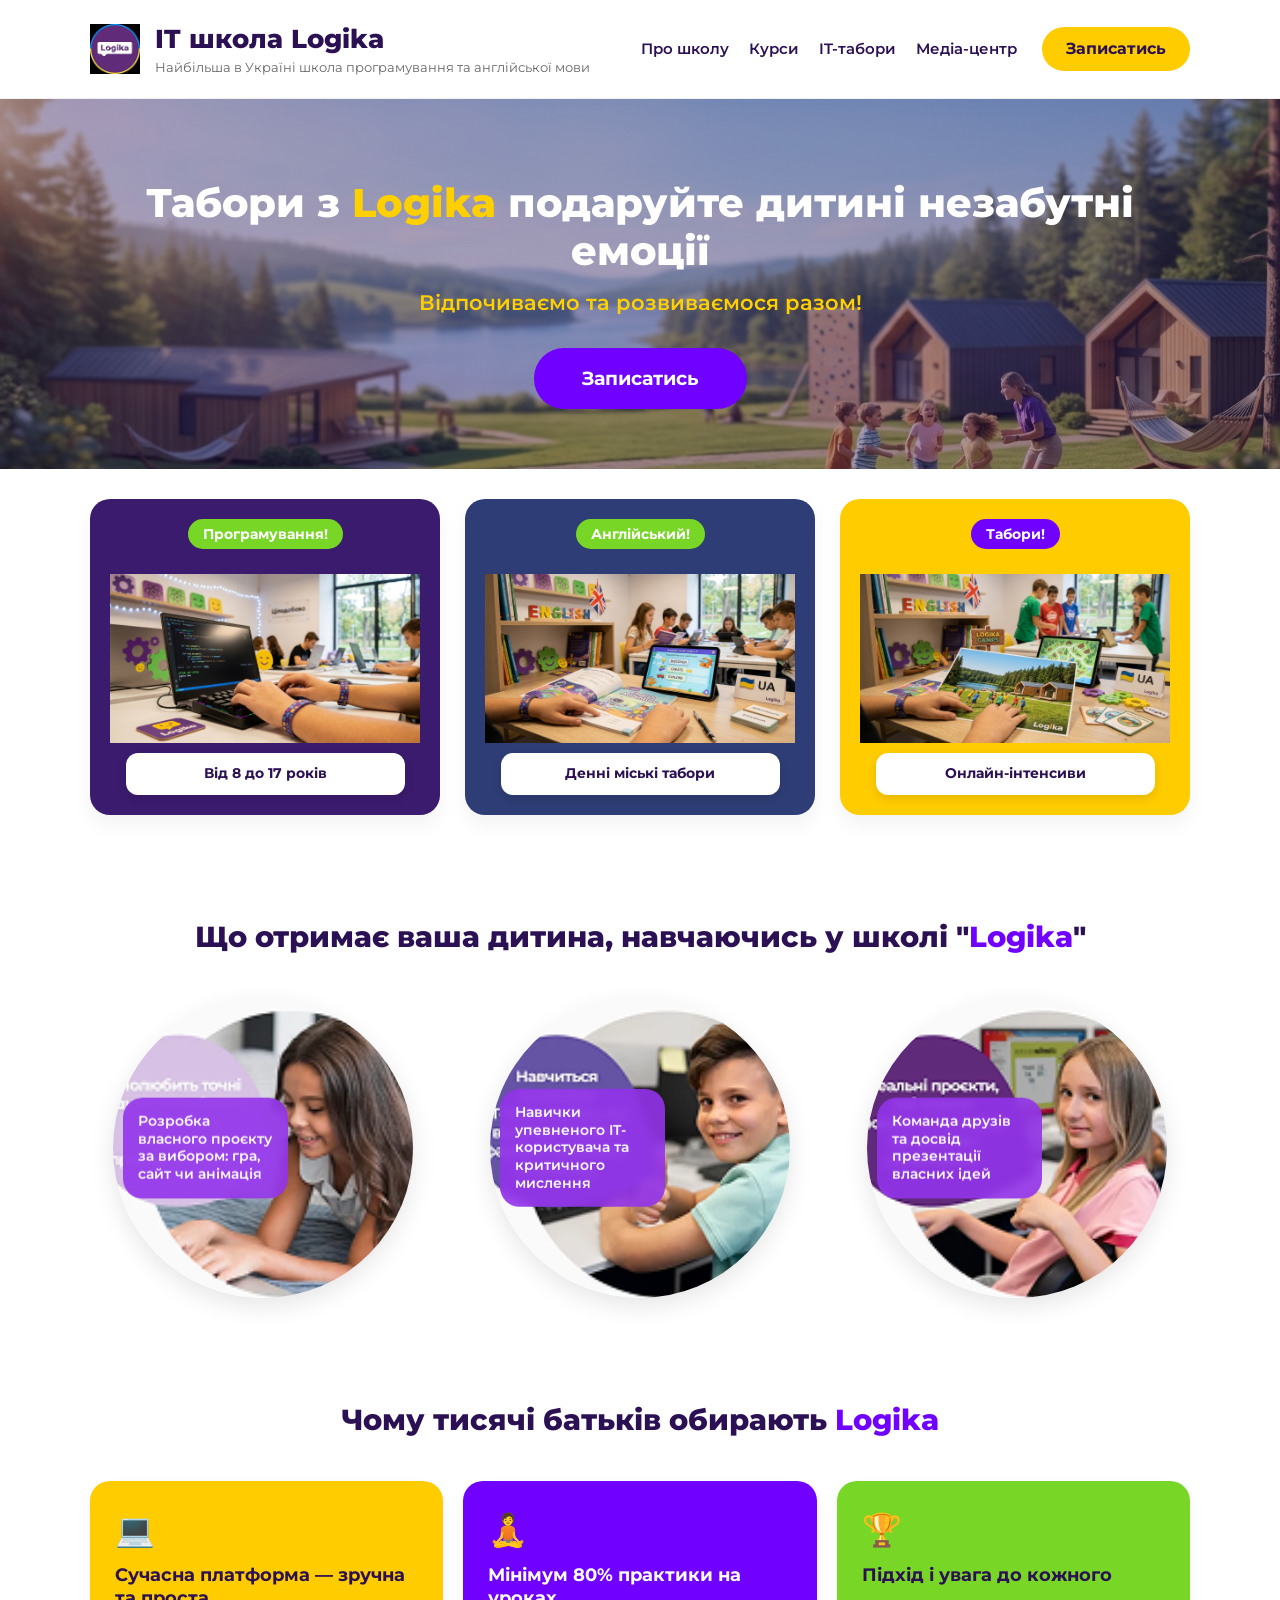
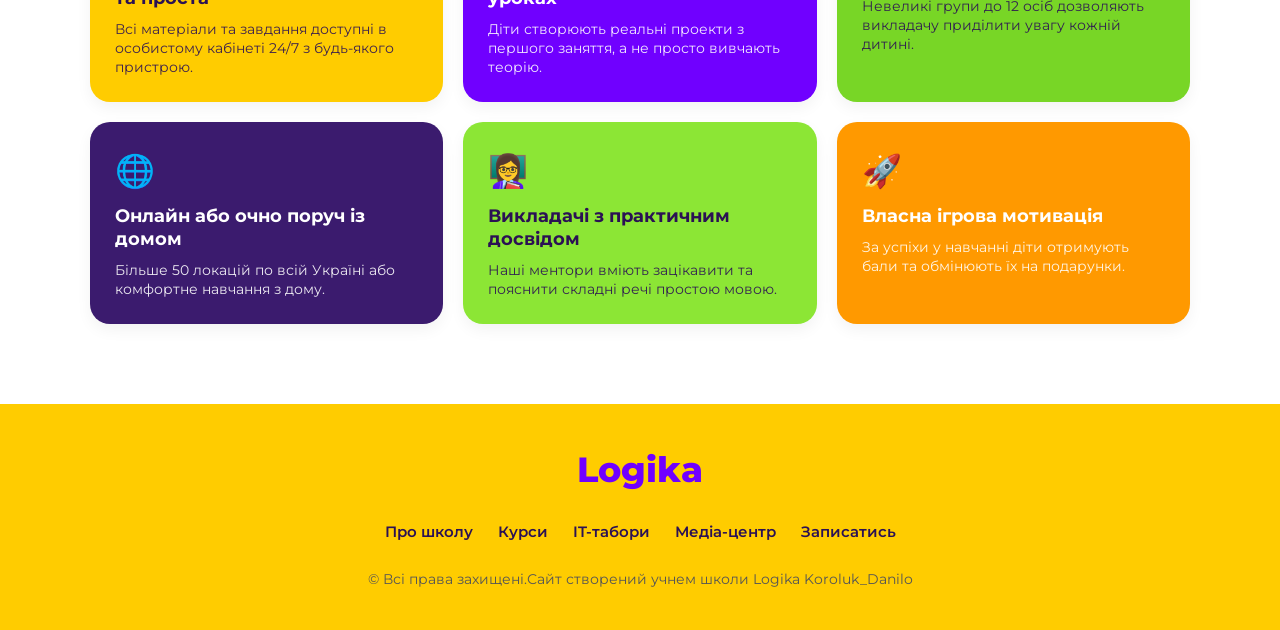
<file: index.html>
<!DOCTYPE html>
<html lang="uk">
<head>
  <meta charset="UTF-8" />
  <meta name="viewport" content="width=device-width, initial-scale=1.0" />
  <title>IT школа Logika</title>
  <link rel="stylesheet" href="style.css" />
  <!-- Google Fonts: Montserrat -->
  <link rel="preconnect" href="https://fonts.googleapis.com">
  <link rel="preconnect" href="https://fonts.gstatic.com" crossorigin>
  <link href="https://fonts.googleapis.com/css2?family=Montserrat:wght@400;600;700;800&display=swap" rel="stylesheet">
</head>
<body>

  <!-- HEADER -->
  <header class="header">
    <div class="container header__container">
      <div class="header__brand">
        <div class="header__logo">
            <img src="images (4) 1.png" class="logo-icon">
          <!-- <svg viewBox="0 0 100 100" class="logo-icon">
            <rect width="100" height="100" rx="20" fill="#2b1154" />
            <circle cx="50" cy="45" r="28" fill="#7000ff" />
            <path d="M35 55 Q 50 65 65 55" stroke="#00d2ff" stroke-width="4" fill="none" stroke-linecap="round" />
            <path d="M 40 40 Q 50 25 60 40" stroke="#ffd000" stroke-width="4" fill="none" stroke-linecap="round" />
          </svg> -->
        </div>
        <div class="header__title-group">
          <h1 class="header__title">IT школа Logika</h1>
          <p class="header__subtitle">Найбільша в Україні школа програмування та англійської мови</p>
        </div>
      </div>

      <nav class="nav">
        <ul class="nav__list">
          <li><a href="about.html" class="nav__link">Про школу</a></li>
          <li><a href="courses.html" class="nav__link">Курси</a></li>
          <li><a href="#camps" class="nav__link">IT-табори</a></li>
          <li><a href="#media" class="nav__link">Медіа-центр</a></li>
        </ul>
        <a href="#apply" class="btn btn--yellow">Записатись</a>
      </nav>
    </div>
  </header>

  <main>
    <!-- HERO SECTION -->
    <section class="hero">
      <div class="container hero__container">
        <h2 class="hero__title">
          Табори з <span class="brand-text">Logika</span> подаруйте дитині незабутні емоції
        </h2>
        <p class="hero__subtitle">Відпочиваємо та розвиваємося разом!</p>
        <a href="#apply" class="btn btn--purple btn--large">Записатись</a>
      </div>
    </section>

    <!-- CAMPS CARDS SECTION -->
    <section id="camps" class="camps">
      <div class="container camps__grid">
        <!-- Card 1 -->
        <div class="camp-card camp-card--purple">
          <div class="camp-card__badge">Програмування!</div>
          <div class="camp-card__icon">
            <img src="Gemini_Generated_Image_fcuaxffcuaxffcua.jpg">
            <!-- <svg viewBox="0 0 100 100" width="80" height="80">
              <circle cx="50" cy="50" r="40" fill="#a259ff" />
              <path d="M30 65 L50 30 L70 65 Z" fill="#ffd000" />
              <rect x="42" y="45" width="16" height="20" fill="#ffffff" />
            </svg> -->
          </div>
          <div class="camp-card__footer">
            <span>Від 8 до 17 років</span>
          </div>
        </div>

        <!-- Card 2 -->
        <div class="camp-card camp-card--blue">
          <div class="camp-card__badge">Англійський!</div>
          <div class="camp-card__icon">
            <img src="Gemini_Generated_Image_bu0bc1bu0bc1bu0b.jpg">
            <!-- <svg viewBox="0 0 100 100" width="80" height="80">
              <circle cx="50" cy="50" r="40" fill="#3b5998" />
              <path d="M35 35 H65 V65 H35 Z" fill="#7000ff" />
              <circle cx="50" cy="40" r="8" fill="#ffd000" />
            </svg> -->
          </div>
          <div class="camp-card__footer">
            <span>Денні міські табори</span>
          </div>
        </div>

        <!-- Card 3 -->
        <div class="camp-card camp-card--yellow">
          <div class="camp-card__badge">Табори!</div>
          <div class="camp-card__icon">
            <img src="Gemini_Generated_Image_avw1ubavw1ubavw1.jpg">
            <!-- <svg viewBox="0 0 100 100" width="80" height="80">
              <circle cx="50" cy="50" r="40" fill="#ffd000" />
              <path d="M30 40 L50 70 L70 40 Z" fill="#7000ff" />
            </svg> -->
          </div>
          <div class="camp-card__footer">
            <span>Онлайн-інтенсиви</span>
          </div>
        </div>
      </div>
    </section>

    <!-- BENEFITS / WHAT CHILD GETS SECTION -->
    <section class="benefits">
      <div class="container">
        <h2 class="section-title">
          Що отримає ваша дитина, навчаючись у школі "<span class="brand-text">Logika</span>"
        </h2>

        <div class="benefits__grid">
          <!-- Item 1 -->
          <div class="benefit-item">
            <div class="benefit-item__image-wrapper">
              <img src="image 4.png" alt="Дитина за комп'ютером" />
              <div class="benefit-item__badge">
                Розробка власного проєкту за вибором: гра, сайт чи анімація
              </div>
            </div>
          </div>

          <!-- Item 2 -->
          <div class="benefit-item">
            <div class="benefit-item__image-wrapper">
              <img src="image 5.png" alt="Заняття в групі" />
              <div class="benefit-item__badge">
                Навички упевненого IT-користувача та критичного мислення
              </div>
            </div>
          </div>

          <!-- Item 3 -->
          <div class="benefit-item">
            <div class="benefit-item__image-wrapper">
              <img src="image 6.png" alt="Захист проекту" />
              <div class="benefit-item__badge">
                Команда друзів та досвід презентації власних ідей
              </div>
            </div>
          </div>
        </div>
      </div>
    </section>

    <!-- WHY CHOOSE SECTION -->
    <section class="why-us">
      <div class="container">
        <h2 class="section-title">
          Чому тисячі батьків обирають <span class="brand-text">Logika</span>
        </h2>

        <div class="why-us__grid">
          <!-- Box 1 -->
          <div class="why-card why-card--yellow">
            <div class="why-card__icon">💻</div>
            <h3 class="why-card__title">Сучасна платформа — зручна та проста</h3>
            <p class="why-card__text">Всі матеріали та завдання доступні в особистому кабінеті 24/7 з будь-якого пристрою.</p>
          </div>

          <!-- Box 2 -->
          <div class="why-card why-card--purple">
            <div class="why-card__icon">🧘</div>
            <h3 class="why-card__title">Мінімум 80% практики на уроках</h3>
            <p class="why-card__text">Діти створюють реальні проекти з першого заняття, а не просто вивчають теорію.</p>
          </div>

          <!-- Box 3 -->
          <div class="why-card why-card--green">
            <div class="why-card__icon">🏆</div>
            <h3 class="why-card__title">Підхід і увага до кожного</h3>
            <p class="why-card__text">Невеликі групи до 12 осіб дозволяють викладачу приділити увагу кожній дитині.</p>
          </div>

          <!-- Box 4 -->
          <div class="why-card why-card--dark-purple">
            <div class="why-card__icon">🌐</div>
            <h3 class="why-card__title">Онлайн або очно поруч із домом</h3>
            <p class="why-card__text">Більше 50 локацій по всій Україні або комфортне навчання з дому.</p>
          </div>

          <!-- Box 5 -->
          <div class="why-card why-card--light-green">
            <div class="why-card__icon">👩‍🏫</div>
            <h3 class="why-card__title">Викладачі з практичним досвідом</h3>
            <p class="why-card__text">Наші ментори вміють зацікавити та пояснити складні речі простою мовою.</p>
          </div>

          <!-- Box 6 -->
          <div class="why-card why-card--amber">
            <div class="why-card__icon">🚀</div>
            <h3 class="why-card__title">Власна ігрова мотивація</h3>
            <p class="why-card__text">За успіхи у навчанні діти отримують бали та обмінюють їх на подарунки.</p>
          </div>
        </div>
      </div>
    </section>
  </main>

  <!-- FOOTER -->
  <footer class="footer">
    <div class="container footer__container">
      <div class="footer__logo">Logika</div>

      <nav class="footer__nav">
        <a href="#about">Про школу</a>
        <a href="#courses">Курси</a>
        <a href="#camps">IT-табори</a>
        <a href="#media">Медіа-центр</a>
        <a href="#apply">Записатись</a>
      </nav>

      <p class="footer__copyright">© Всі права захищені.Сайт створений учнем школи Logika Koroluk_Danilo</p>
    </div>
  </footer>

</body>
</html>
</file>
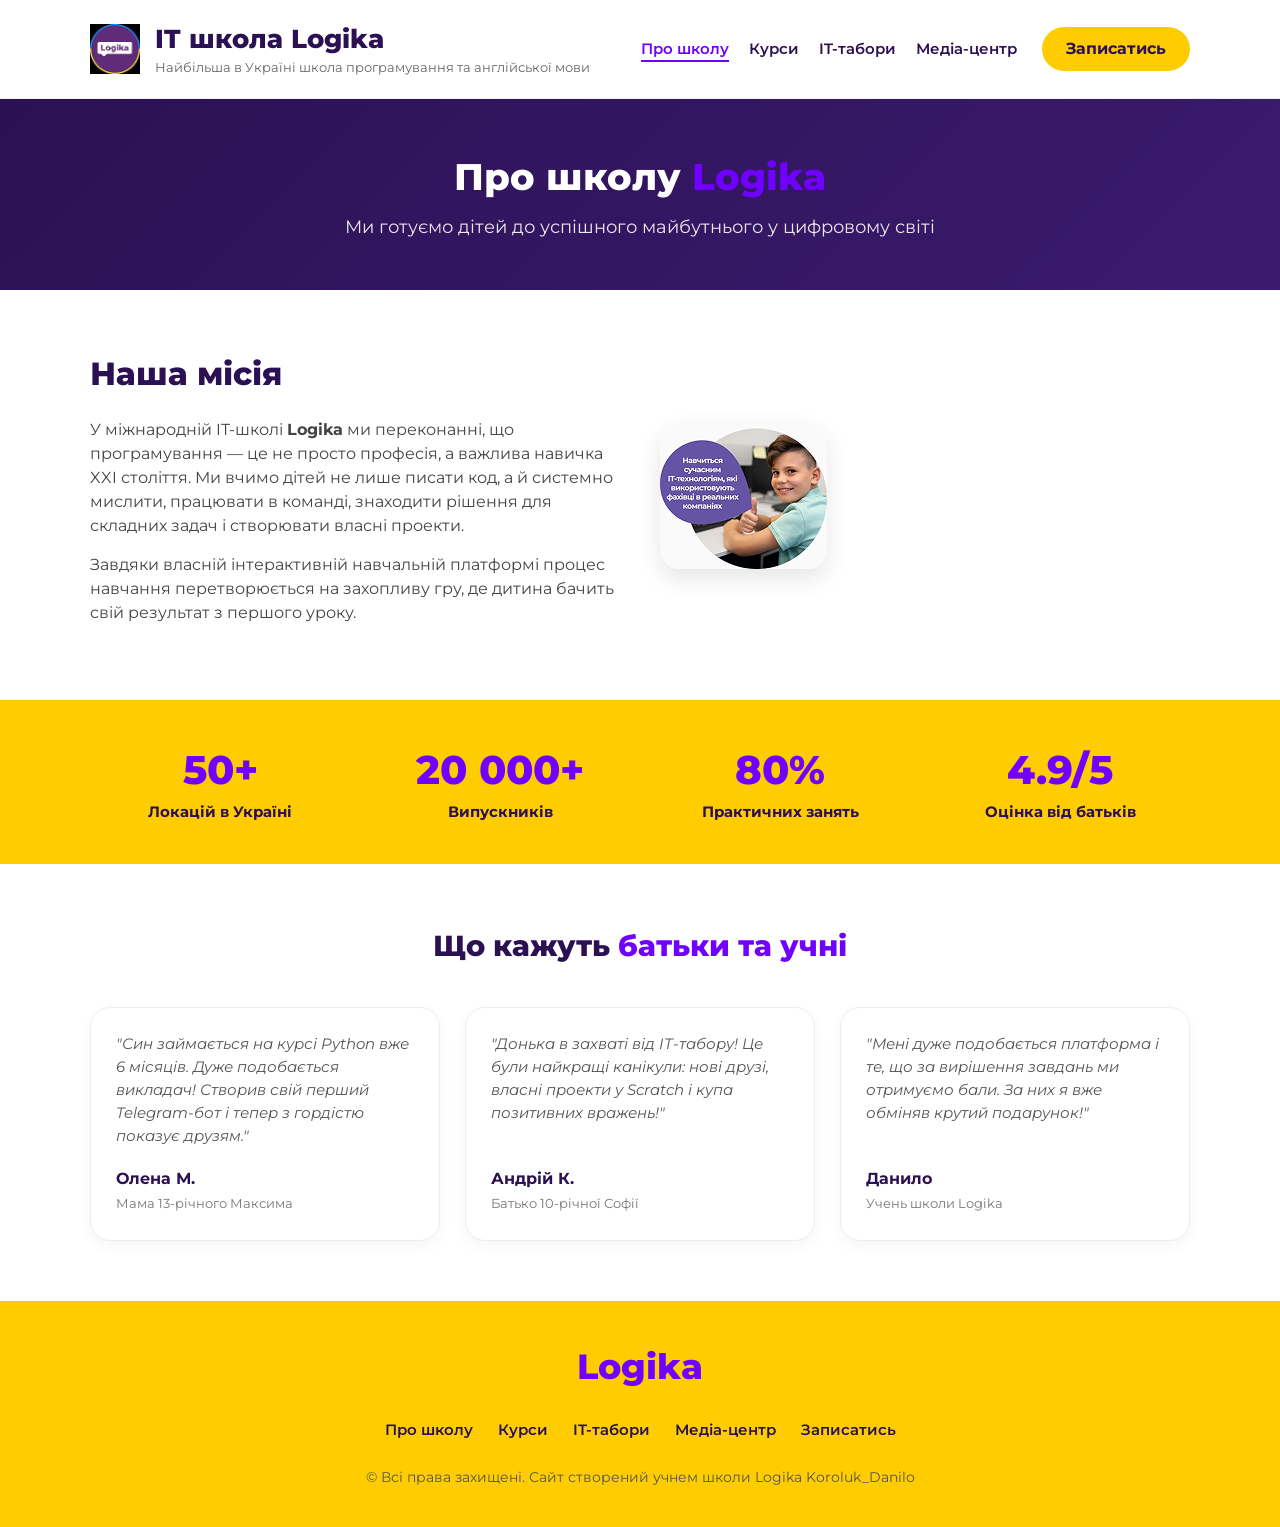
<file: about.html>
<!DOCTYPE html>
<html lang="uk">
<head>
  <meta charset="UTF-8" />
  <meta name="viewport" content="width=device-width, initial-scale=1.0" />
  <title>Про школу — IT школа Logika</title>
  <link rel="stylesheet" href="style.css" />
  <link rel="preconnect" href="https://fonts.googleapis.com">
  <link rel="preconnect" href="https://fonts.gstatic.com" crossorigin>
  <link href="https://fonts.googleapis.com/css2?family=Montserrat:wght@400;600;700;800&display=swap" rel="stylesheet">
</head>
<body>

  <!-- HEADER -->
  <header class="header">
    <div class="container header__container">
      <div class="header__brand">
        <a href="index.html" class="header__logo">
          <img src="images (4) 1.png" alt="Logika Logo" class="logo-icon">
        </a>
        <div class="header__title-group">
          <h1 class="header__title">IT школа Logika</h1>
          <p class="header__subtitle">Найбільша в Україні школа програмування та англійської мови</p>
        </div>
      </div>

      <nav class="nav">
        <ul class="nav__list">
          <li><a href="about.html" class="nav__link nav__link--active">Про школу</a></li>
          <li><a href="courses.html" class="nav__link">Курси</a></li>
          <li><a href="index.html#camps" class="nav__link">IT-табори</a></li>
          <li><a href="index.html#media" class="nav__link">Медіа-центр</a></li>
        </ul>
        <a href="#apply" class="btn btn--yellow">Записатись</a>
      </nav>
    </div>
  </header>

  <main>
    <!-- PAGE HERO -->
    <section class="page-hero">
      <div class="container">
        <h1 class="page-hero__title">Про школу <span class="brand-text">Logika</span></h1>
        <p class="page-hero__subtitle">Ми готуємо дітей до успішного майбутнього у цифровому світі</p>
      </div>
    </section>

    <!-- MISSION SECTION -->
    <section class="about-info">
      <div class="container">
        <div class="about-info__grid">
          <div class="about-info__text">
            <h2>Наша місія</h2>
            <p>
              У міжнародній IT-школі <strong>Logika</strong> ми переконанні, що програмування — це не просто професія, а важлива навичка XXI століття. Ми вчимо дітей не лише писати код, а й системно мислити, працювати в команді, знаходити рішення для складних задач і створювати власні проекти.
            </p>
            <p>
              Завдяки власній інтерактивній навчальній платформі процес навчання перетворюється на захопливу гру, де дитина бачить свій результат з першого уроку.
            </p>
          </div>
          <div class="about-info__image">
            <img src="image 5.png" alt="Про процес навчання">
          </div>
        </div>
      </div>
    </section>

    <!-- STATS SECTION -->
    <section class="stats">
      <div class="container">
        <div class="stats__grid">
          <div class="stat-card">
            <span class="stat-card__number">50+</span>
            <span class="stat-card__label">Локацій в Україні</span>
          </div>
          <div class="stat-card">
            <span class="stat-card__number">20 000+</span>
            <span class="stat-card__label">Випускників</span>
          </div>
          <div class="stat-card">
            <span class="stat-card__number">80%</span>
            <span class="stat-card__label">Практичних занять</span>
          </div>
          <div class="stat-card">
            <span class="stat-card__number">4.9/5</span>
            <span class="stat-card__label">Оцінка від батьків</span>
          </div>
        </div>
      </div>
    </section>

    <!-- TESTIMONIALS SECTION -->
    <section class="reviews">
      <div class="container">
        <h2 class="section-title">Що кажуть <span class="brand-text">батьки та учні</span></h2>
        
        <div class="reviews__grid">
          <div class="review-card">
            <p class="review-card__text">"Син займається на курсі Python вже 6 місяців. Дуже подобається викладач! Створив свій перший Telegram-бот і тепер з гордістю показує друзям."</p>
            <div class="review-card__author">
              <strong>Олена М.</strong>
              <span>Мама 13-річного Максима</span>
            </div>
          </div>

          <div class="review-card">
            <p class="review-card__text">"Донька в захваті від IT-табору! Це були найкращі канікули: нові друзі, власні проекти у Scratch і купа позитивних вражень!"</p>
            <div class="review-card__author">
              <strong>Андрій К.</strong>
              <span>Батько 10-річної Софії</span>
            </div>
          </div>

          <div class="review-card">
            <p class="review-card__text">"Мені дуже подобається платформа і те, що за вирішення завдань ми отримуємо бали. За них я вже обміняв крутий подарунок!"</p>
            <div class="review-card__author">
              <strong>Данило</strong>
              <span>Учень школи Logika</span>
            </div>
          </div>
        </div>
      </div>
    </section>
  </main>

  <!-- FOOTER -->
  <footer class="footer">
    <div class="container footer__container">
      <div class="footer__logo">Logika</div>

      <nav class="footer__nav">
        <a href="about.html">Про школу</a>
        <a href="courses.html">Курси</a>
        <a href="index.html#camps">IT-табори</a>
        <a href="index.html#media">Медіа-центр</a>
        <a href="#apply">Записатись</a>
      </nav>

      <p class="footer__copyright">© Всі права захищені. Сайт створений учнем школи Logika Koroluk_Danilo</p>
    </div>
  </footer>

</body>
</html>
</file>
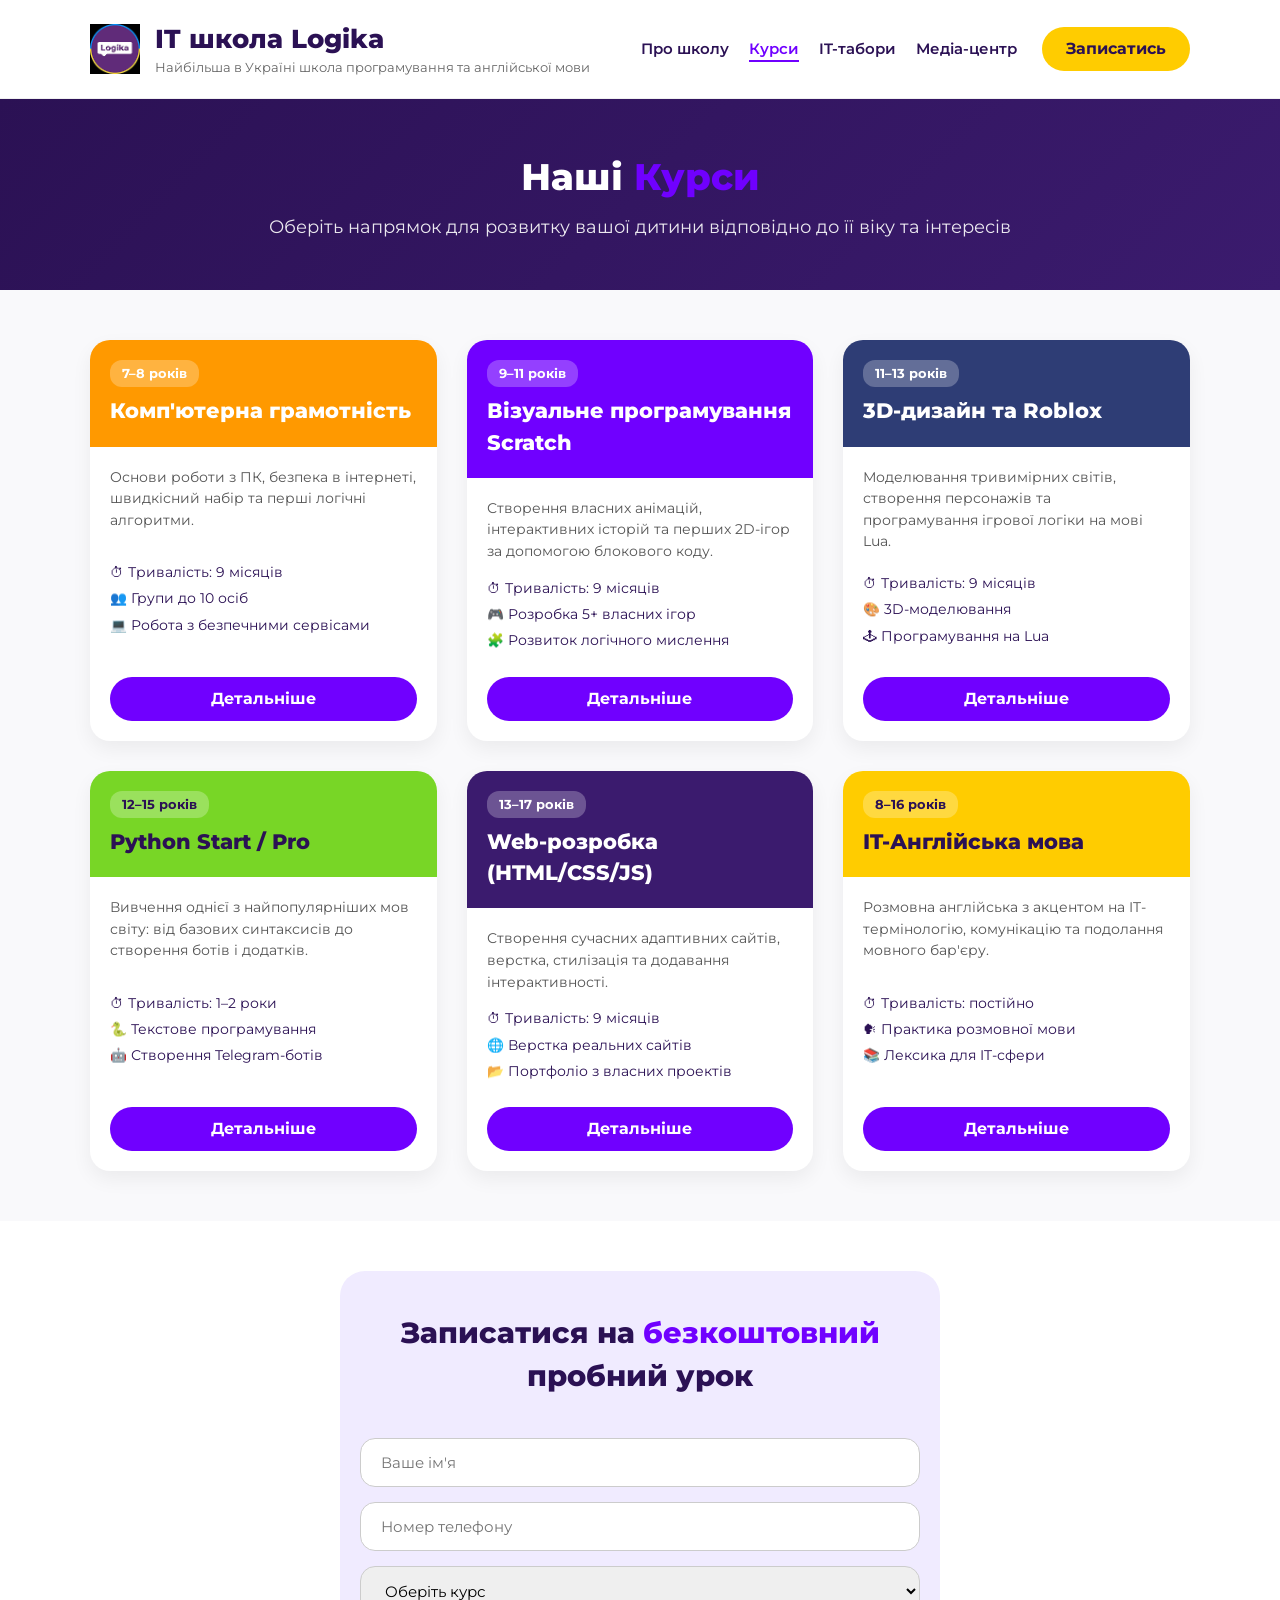
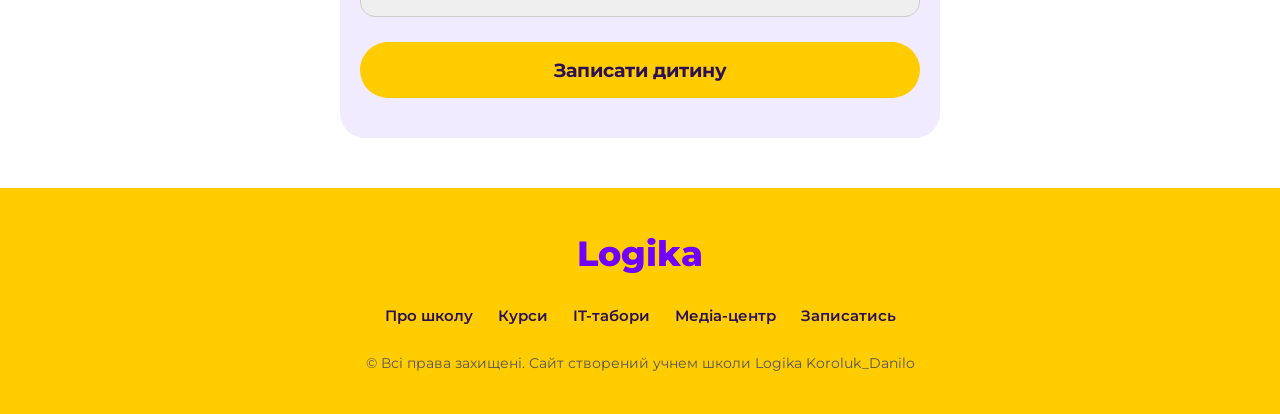
<file: courses.html>
<!DOCTYPE html>
<html lang="uk">
<head>
  <meta charset="UTF-8" />
  <meta name="viewport" content="width=device-width, initial-scale=1.0" />
  <title>Курси — IT школа Logika</title>
  <link rel="stylesheet" href="style.css" />
  <link rel="preconnect" href="https://fonts.googleapis.com">
  <link rel="preconnect" href="https://fonts.gstatic.com" crossorigin>
  <link href="https://fonts.googleapis.com/css2?family=Montserrat:wght@400;600;700;800&display=swap" rel="stylesheet">
</head>
<body>

  <!-- HEADER -->
  <header class="header">
    <div class="container header__container">
      <div class="header__brand">
        <a href="index.html" class="header__logo">
          <img src="images (4) 1.png" alt="Logika Logo" class="logo-icon">
        </a>
        <div class="header__title-group">
          <h1 class="header__title">IT школа Logika</h1>
          <p class="header__subtitle">Найбільша в Україні школа програмування та англійської мови</p>
        </div>
      </div>

      <nav class="nav">
        <ul class="nav__list">
          <li><a href="about.html" class="nav__link">Про школу</a></li>
          <li><a href="courses.html" class="nav__link nav__link--active">Курси</a></li>
          <li><a href="index.html#camps" class="nav__link">IT-табори</a></li>
          <li><a href="index.html#media" class="nav__link">Медіа-центр</a></li>
        </ul>
        <a href="#apply" class="btn btn--yellow">Записатись</a>
      </nav>
    </div>
  </header>

  <main>
    <!-- PAGE HERO -->
    <section class="page-hero">
      <div class="container">
        <h1 class="page-hero__title">Наші <span class="brand-text">Курси</span></h1>
        <p class="page-hero__subtitle">Оберіть напрямок для розвитку вашої дитини відповідно до її віку та інтересів</p>
      </div>
    </section>

    <!-- COURSES SECTION -->
    <section class="courses-section">
      <div class="container">
        <div class="courses__grid">

          <!-- Course 1 -->
          <article class="course-card">
            <div class="course-card__header course-card__header--orange">
              <span class="course-card__age">7–8 років</span>
              <h3 class="course-card__title">Комп'ютерна грамотність</h3>
            </div>
            <div class="course-card__body">
              <p class="course-card__desc">Основи роботи з ПК, безпека в інтернеті, швидкісний набір та перші логічні алгоритми.</p>
              <ul class="course-card__features">
                <li>⏱ Тривалість: 9 місяців</li>
                <li>👥 Групи до 10 осіб</li>
                <li>💻 Робота з безпечними сервісами</li>
              </ul>
              <a href="#apply" class="btn btn--purple course-card__btn">Детальніше</a>
            </div>
          </article>

          <!-- Course 2 -->
          <article class="course-card">
            <div class="course-card__header course-card__header--purple">
              <span class="course-card__age">9–11 років</span>
              <h3 class="course-card__title">Візуальне програмування Scratch</h3>
            </div>
            <div class="course-card__body">
              <p class="course-card__desc">Створення власних анімацій, інтерактивних історій та перших 2D-ігор за допомогою блокового коду.</p>
              <ul class="course-card__features">
                <li>⏱ Тривалість: 9 місяців</li>
                <li>🎮 Розробка 5+ власних ігор</li>
                <li>🧩 Розвиток логічного мислення</li>
              </ul>
              <a href="#apply" class="btn btn--purple course-card__btn">Детальніше</a>
            </div>
          </article>

          <!-- Course 3 -->
          <article class="course-card">
            <div class="course-card__header course-card__header--blue">
              <span class="course-card__age">11–13 років</span>
              <h3 class="course-card__title">3D-дизайн та Roblox</h3>
            </div>
            <div class="course-card__body">
              <p class="course-card__desc">Моделювання тривимірних світів, створення персонажів та програмування ігрової логіки на мові Lua.</p>
              <ul class="course-card__features">
                <li>⏱ Тривалість: 9 місяців</li>
                <li>🎨 3D-моделювання</li>
                <li>🕹 Програмування на Lua</li>
              </ul>
              <a href="#apply" class="btn btn--purple course-card__btn">Детальніше</a>
            </div>
          </article>

          <!-- Course 4 -->
          <article class="course-card">
            <div class="course-card__header course-card__header--green">
              <span class="course-card__age">12–15 років</span>
              <h3 class="course-card__title">Python Start / Pro</h3>
            </div>
            <div class="course-card__body">
              <p class="course-card__desc">Вивчення однієї з найпопулярніших мов світу: від базових синтаксисів до створення ботів і додатків.</p>
              <ul class="course-card__features">
                <li>⏱ Тривалість: 1–2 роки</li>
                <li>🐍 Текстове програмування</li>
                <li>🤖 Створення Telegram-ботів</li>
              </ul>
              <a href="#apply" class="btn btn--purple course-card__btn">Детальніше</a>
            </div>
          </article>

          <!-- Course 5 -->
          <article class="course-card">
            <div class="course-card__header course-card__header--dark-purple">
              <span class="course-card__age">13–17 років</span>
              <h3 class="course-card__title">Web-розробка (HTML/CSS/JS)</h3>
            </div>
            <div class="course-card__body">
              <p class="course-card__desc">Створення сучасних адаптивних сайтів, верстка, стилізація та додавання інтерактивності.</p>
              <ul class="course-card__features">
                <li>⏱ Тривалість: 9 місяців</li>
                <li>🌐 Верстка реальних сайтів</li>
                <li>📂 Портфоліо з власних проектів</li>
              </ul>
              <a href="#apply" class="btn btn--purple course-card__btn">Детальніше</a>
            </div>
          </article>

          <!-- Course 6 -->
          <article class="course-card">
            <div class="course-card__header course-card__header--yellow">
              <span class="course-card__age">8–16 років</span>
              <h3 class="course-card__title">IT-Англійська мова</h3>
            </div>
            <div class="course-card__body">
              <p class="course-card__desc">Розмовна англійська з акцентом на IT-термінологію, комунікацію та подолання мовного бар'єру.</p>
              <ul class="course-card__features">
                <li>⏱ Тривалість: постійно</li>
                <li>🗣 Практика розмовної мови</li>
                <li>📚 Лексика для IT-сфери</li>
              </ul>
              <a href="#apply" class="btn btn--purple course-card__btn">Детальніше</a>
            </div>
          </article>

        </div>
      </div>
    </section>

    <!-- FORM SECTION -->
    <section id="apply" class="apply-section">
      <div class="container">
        <div class="apply-box">
          <h2 class="section-title">Записатися на <span class="brand-text">безкоштовний</span> пробний урок</h2>
          <form class="apply-form">
            <div class="form-group">
              <input type="text" placeholder="Ваше ім'я" required class="form-input">
            </div>
            <div class="form-group">
              <input type="tel" placeholder="Номер телефону" required class="form-input">
            </div>
            <div class="form-group">
              <select class="form-input" required>
                <option value="" disabled selected>Оберіть курс</option>
                <option value="scratch">Scratch (9–11 років)</option>
                <option value="roblox">Roblox (11–13 років)</option>
                <option value="python">Python (12–15 років)</option>
                <option value="web">Web-розробка (13–17 років)</option>
              </select>
            </div>
            <button type="submit" class="btn btn--yellow btn--large form-submit">Записати дитину</button>
          </form>
        </div>
      </div>
    </section>
  </main>

  <!-- FOOTER -->
  <footer class="footer">
    <div class="container footer__container">
      <div class="footer__logo">Logika</div>

      <nav class="footer__nav">
        <a href="about.html">Про школу</a>
        <a href="courses.html">Курси</a>
        <a href="index.html#camps">IT-табори</a>
        <a href="index.html#media">Медіа-центр</a>
        <a href="#apply">Записатись</a>
      </nav>

      <p class="footer__copyright">© Всі права захищені. Сайт створений учнем школи Logika Koroluk_Danilo</p>
    </div>
  </footer>

</body>
</html>
</file>
<file: style.css>
/* ==========================================================================
   RESET & GLOBAL STYLES
   ========================================================================== */
* {
  box-sizing: border-box;
  margin: 0;
  padding: 0;
}

body {
  font-family: 'Montserrat', sans-serif;
  color: #2b1154;
  background-color: #ffffff;
  line-height: 1.5;
  -webkit-font-smoothing: antialiased;
}

a {
  text-decoration: none;
  color: inherit;
}

ul {
  list-style: none;
}

img {
  max-width: 100%;
  height: auto;
  display: block;
}

.container {
  max-width: 1140px;
  margin: 0 auto;
  padding: 0 20px;
}

.brand-text {
  font-weight: 800;
  color: #7000ff;
}

/* ==========================================================================
   BUTTONS
   ========================================================================== */
.btn {
  display: inline-block;
  font-family: 'Montserrat', sans-serif;
  font-weight: 700;
  padding: 10px 24px;
  border-radius: 25px;
  text-align: center;
  transition: all 0.3s ease;
  cursor: pointer;
  border: none;
}

.btn--yellow {
  background-color: #ffcc00;
  color: #2b1154;
}

.btn--yellow:hover {
  background-color: #ffcc00;
  transform: translateY(-2px);
}

.btn--purple {
  background-color: #7000ff;
  color: #ffffff;
}

.btn--purple:hover {
  background-color: #5c00d6;
  box-shadow: 0 5px 15px rgba(112, 0, 255, 0.3);
  transform: translateY(-2px);
}

.btn--large {
  padding: 16px 48px;
  font-size: 1.2rem;
  border-radius: 30px;
}

/* ==========================================================================
   HEADER
   ========================================================================== */
.header {
  padding: 20px 0;
  border-bottom: 1px solid #f0f0f0;
}

.header__container {
  display: flex;
  align-items: center;
  justify-content: space-between;
  flex-wrap: wrap;
  gap: 20px;
}

.header__brand {
  display: flex;
  align-items: center;
  gap: 15px;
}

.header__logo .logo-icon {
  width: 50px;
  height: 50px;
}

.header__title {
  font-size: 1.6rem;
  font-weight: 800;
  color: #2b1154;
}

.header__subtitle {
  font-size: 0.8rem;
  color: #666;
}

.nav {
  display: flex;
  align-items: center;
  gap: 25px;
  flex-wrap: wrap;
}

.nav__list {
  display: flex;
  gap: 20px;
}

.nav__link {
  font-weight: 600;
  font-size: 0.95rem;
  color: #2b1154;
  transition: color 0.2s;
}

.nav__link:hover {
  color: #7000ff;
}

/* ==========================================================================
   HERO SECTION
   ========================================================================== */
.hero {
  /* Шлях до вашого зображення та напівпрозорий темний градієнт для читабельності тексту */
  background: linear-gradient(rgba(43, 17, 84, 0.4), rgba(43, 17, 84, 0.4)), url('Gemini_Generated_Image_rkhdi5rkhdi5rkhd.jpg');
  background-size: cover;
  background-position: center;
  background-repeat: no-repeat;
  
  padding: 80px 0 60px;
  text-align: center;
  color: #ffffff; /* Робимо текст білим, щоб він гарно виділявся на фоні */
}

/* Оновлюємо колір підзаголовка та заголовка у hero-блоці для кращої контрастності */
.hero__title {
  font-size: 2.5rem;
  font-weight: 800;
  margin-bottom: 12px;
  line-height: 1.2;
  color: #ffffff;
}

.hero__title .brand-text {
  color: #ffd000; /* Робимо акцентне слово жовтим для яскравості */
}

.hero__subtitle {
  font-size: 1.3rem;
  color: #ffd000; /* Робимо підзаголовок світлим/жовтуватим */
  margin-bottom: 30px;
  font-weight: 600;
}

/* ==========================================================================
   CAMPS CARDS SECTION
   ========================================================================== */
.camps {
  padding: 30px 0 60px;
}

.camps__grid {
  display: grid;
  grid-template-columns: repeat(auto-fit, minmax(260px, 1fr));
  gap: 25px;
}

.camp-card {
  border-radius: 20px;
  padding: 20px;
  display: flex;
  flex-direction: column;
  align-items: center;
  justify-content: space-between;
  min-height: 240px;
  position: relative;
  box-shadow: 0 10px 20px rgba(0,0,0,0.05);
}

.camp-card--purple { background-color: #3b1b6e; }
.camp-card--blue { background-color: #2e3d75; }
.camp-card--yellow { background-color: #ffcc00; }

.camp-card__badge {
  background-color: #78d626;
  color: #ffffff;
  font-weight: 700;
  padding: 5px 15px;
  border-radius: 15px;
  font-size: 0.85rem;
  margin-bottom: 15px;
}

.camp-card--yellow .camp-card__badge {
  background-color: #7000ff;
}

.camp-card__icon {
  margin: 10px 0;
  border-radius: 25px;
}

.camp-card__footer {
  background-color: #ffffff;
  width: 90%;
  padding: 10px;
  border-radius: 12px;
  text-align: center;
  font-weight: 700;
  font-size: 0.9rem;
  box-shadow: 0 4px 10px rgba(0,0,0,0.1);
}

/* ==========================================================================
   SECTION TITLES
   ========================================================================== */
.section-title {
  text-align: center;
  font-size: 1.8rem;
  font-weight: 800;
  margin-bottom: 40px;
}

/* ==========================================================================
   BENEFITS SECTION
   ========================================================================== */
.benefits {
  padding: 40px 0 60px;
}

.benefits__grid {
  display: grid;
  grid-template-columns: repeat(auto-fit, minmax(280px, 1fr));
  gap: 30px;
}

.benefit-item {
  display: flex;
  flex-direction: column;
  align-items: center;
}

.benefit-item__image-wrapper {
  position: relative;
  width: 100%;
  max-width: 300px;
  border-radius: 50%;
  overflow: hidden;
  aspect-ratio: 1 / 1;
  box-shadow: 0 8px 25px rgba(0,0,0,0.1);
}

.benefit-item__image-wrapper img {
  width: 100%;
  height: 100%;
  object-fit: cover;
}

.benefit-item__badge {
  position: absolute;
  top: 50%;
  left: 10px;
  transform: translateY(-50%);
  background: rgba(147, 51, 234, 0.9);
  color: #ffffff;
  padding: 15px;
  border-radius: 20px;
  font-size: 0.85rem;
  font-weight: 600;
  width: 55%;
  line-height: 1.3;
  backdrop-filter: blur(4px);
}

/* ==========================================================================
   WHY CHOOSE US SECTION
   ========================================================================== */
.why-us {
  padding: 40px 0 80px;
}

.why-us__grid {
  display: grid;
  grid-template-columns: repeat(3, 1fr);
  gap: 20px;
}

.why-card {
  padding: 25px;
  border-radius: 20px;
  color: #ffffff;
  display: flex;
  flex-direction: column;
  gap: 10px;
  box-shadow: 0 6px 15px rgba(0,0,0,0.05);
}

.why-card__icon {
  font-size: 2rem;
}

.why-card__title {
  font-size: 1.1rem;
  font-weight: 700;
  line-height: 1.3;
}

.why-card__text {
  font-size: 0.85rem;
  opacity: 0.9;
  line-height: 1.4;
}

.why-card--yellow {
  background-color: #ffcc00;
  color: #2b1154;
}

.why-card--purple {
  background-color: #7000ff;
}

.why-card--green {
  background-color: #78d626;
  color: #2b1154;
}

.why-card--dark-purple {
  background-color: #3b1b6e;
}

.why-card--light-green {
  background-color: #8ce635;
  color: #2b1154;
}

.why-card--amber {
  background-color: #ff9900;
}

/* ==========================================================================
   FOOTER
   ========================================================================== */
.footer {
  background-color: #ffcc00;
  padding: 40px 0;
}

.footer__container {
  display: flex;
  flex-direction: column;
  align-items: center;
  gap: 25px;
}

.footer__logo {
  font-size: 2.2rem;
  font-weight: 800;
  color: #7000ff;
}

.footer__nav {
  display: flex;
  gap: 25px;
  flex-wrap: wrap;
  justify-content: center;
  font-weight: 600;
  font-size: 0.95rem;
}

.footer__nav a:hover {
  color: #7000ff;
}

.footer__copyright {
  font-size: 0.85rem;
  color: #555;
}

/* ==========================================================================
   RESPONSIVE DESIGN (MEDIA QUERIES)
   ========================================================================== */
@media (max-width: 992px) {
  .why-us__grid {
    grid-template-columns: repeat(2, 1fr);
  }
}

@media (max-width: 768px) {
  .header__container {
    flex-direction: column;
    text-align: center;
  }

  .nav {
    flex-direction: column;
    width: 100%;
  }

  .nav__list {
    flex-direction: column;
    gap: 10px;
  }

  .hero__title {
    font-size: 1.7rem;
  }

  .hero__subtitle {
    font-size: 1rem;
  }

  .benefits__grid {
    grid-template-columns: 1fr;
    justify-items: center;
  }

  .why-us__grid {
    grid-template-columns: 1fr;
  }
}
/* ==========================================================================
   NEW PAGES STYLES (COURSES & ABOUT)
   ========================================================================== */

/* Active link in nav */
.nav__link--active {
  color: #7000ff;
  border-bottom: 2px solid #7000ff;
  padding-bottom: 2px;
}

/* Page Hero */
.page-hero {
  background: linear-gradient(135deg, #2b1154 0%, #3b1b6e 100%);
  padding: 50px 0;
  text-align: center;
  color: #ffffff;
}

.page-hero__title {
  font-size: 2.3rem;
  font-weight: 800;
  margin-bottom: 10px;
}

.page-hero__subtitle {
  font-size: 1.1rem;
  opacity: 0.9;
}

/* Courses Cards */
.courses-section {
  padding: 50px 0;
  background-color: #f9f9fb;
}

.courses__grid {
  display: grid;
  grid-template-columns: repeat(auto-fit, minmax(300px, 1fr));
  gap: 30px;
}

.course-card {
  background-color: #ffffff;
  border-radius: 20px;
  overflow: hidden;
  box-shadow: 0 8px 20px rgba(0,0,0,0.06);
  display: flex;
  flex-direction: column;
  transition: transform 0.3s ease;
}

.course-card:hover {
  transform: translateY(-5px);
}

.course-card__header {
  padding: 20px;
  color: #ffffff;
}

.course-card__header--orange { background-color: #ff9900; }
.course-card__header--purple { background-color: #7000ff; }
.course-card__header--blue { background-color: #2e3d75; }
.course-card__header--green { background-color: #78d626; color: #2b1154; }
.course-card__header--dark-purple { background-color: #3b1b6e; }
.course-card__header--yellow { background-color: #ffcc00; color: #2b1154; }

.course-card__age {
  display: inline-block;
  background: rgba(255, 255, 255, 0.25);
  padding: 4px 12px;
  border-radius: 12px;
  font-size: 0.8rem;
  font-weight: 700;
  margin-bottom: 8px;
}

.course-card__title {
  font-size: 1.3rem;
  font-weight: 800;
}

.course-card__body {
  padding: 20px;
  display: flex;
  flex-direction: column;
  flex-grow: 1;
  justify-content: space-between;
}

.course-card__desc {
  font-size: 0.9rem;
  color: #555;
  margin-bottom: 15px;
}

.course-card__features {
  font-size: 0.85rem;
  margin-bottom: 20px;
}

.course-card__features li {
  margin-bottom: 6px;
}

.course-card__btn {
  width: 100%;
}

/* Apply Form Section */
.apply-section {
  padding: 50px 0;
}

.apply-box {
  background: #f0ebff;
  border-radius: 25px;
  padding: 40px 20px;
  max-width: 600px;
  margin: 0 auto;
}

.apply-form {
  display: flex;
  flex-direction: column;
  gap: 15px;

}

.form-input {
  width: 100%;
  padding: 14px 20px;
  border-radius: 15px;
  border: 1px solid #ccc;
  font-family: inherit;
  font-size: 0.95rem;
  outline: none;
}

.form-input:focus {
  border-color: #7000ff;
}

.form-submit {
  width: 100%;
  margin-top: 10px;
}

/* About Page Sections */
.about-info {
  padding: 60px 0;
}

.about-info__grid {
  display: grid;
  grid-template-columns: 1fr 1fr;
  gap: 40px;
  align-items: center;
}

.about-info__text h2 {
  font-size: 2rem;
  font-weight: 800;
  margin-bottom: 20px;
  color: #2b1154;
}

.about-info__text p {
  margin-bottom: 15px;
  font-size: 1rem;
  color: #444;
}

.about-info__image img {
  border-radius: 20px;
  box-shadow: 0 10px 25px rgba(0,0,0,0.1);
}

/* Stats Section */
.stats {
  background-color: #ffcc00;
  padding: 40px 0;
}

.stats__grid {
  display: grid;
  grid-template-columns: repeat(auto-fit, minmax(180px, 1fr));
  gap: 20px;
  text-align: center;
}

.stat-card__number {
  display: block;
  font-size: 2.5rem;
  font-weight: 800;
  color: #7000ff;
}

.stat-card__label {
  font-weight: 700;
  color: #2b1154;
  font-size: 0.95rem;
}

/* Reviews Section */
.reviews {
  padding: 60px 0;
}

.reviews__grid {
  display: grid;
  grid-template-columns: repeat(auto-fit, minmax(280px, 1fr));
  gap: 25px;
}

.review-card {
  background: #ffffff;
  padding: 25px;
  border-radius: 20px;
  border: 1px solid #eee;
  box-shadow: 0 5px 15px rgba(0,0,0,0.04);
  display: flex;
  flex-direction: column;
  justify-content: space-between;
}

.review-card__text {
  font-style: italic;
  color: #555;
  margin-bottom: 20px;
  font-size: 0.95rem;
}

.review-card__author strong {
  display: block;
  color: #2b1154;
}

.review-card__author span {
  font-size: 0.8rem;
  color: #777;
}

/* Responsive tweaks for about page */
@media (max-width: 768px) {
  .about-info__grid {
    grid-template-columns: 1fr;
  }
}
</file>
